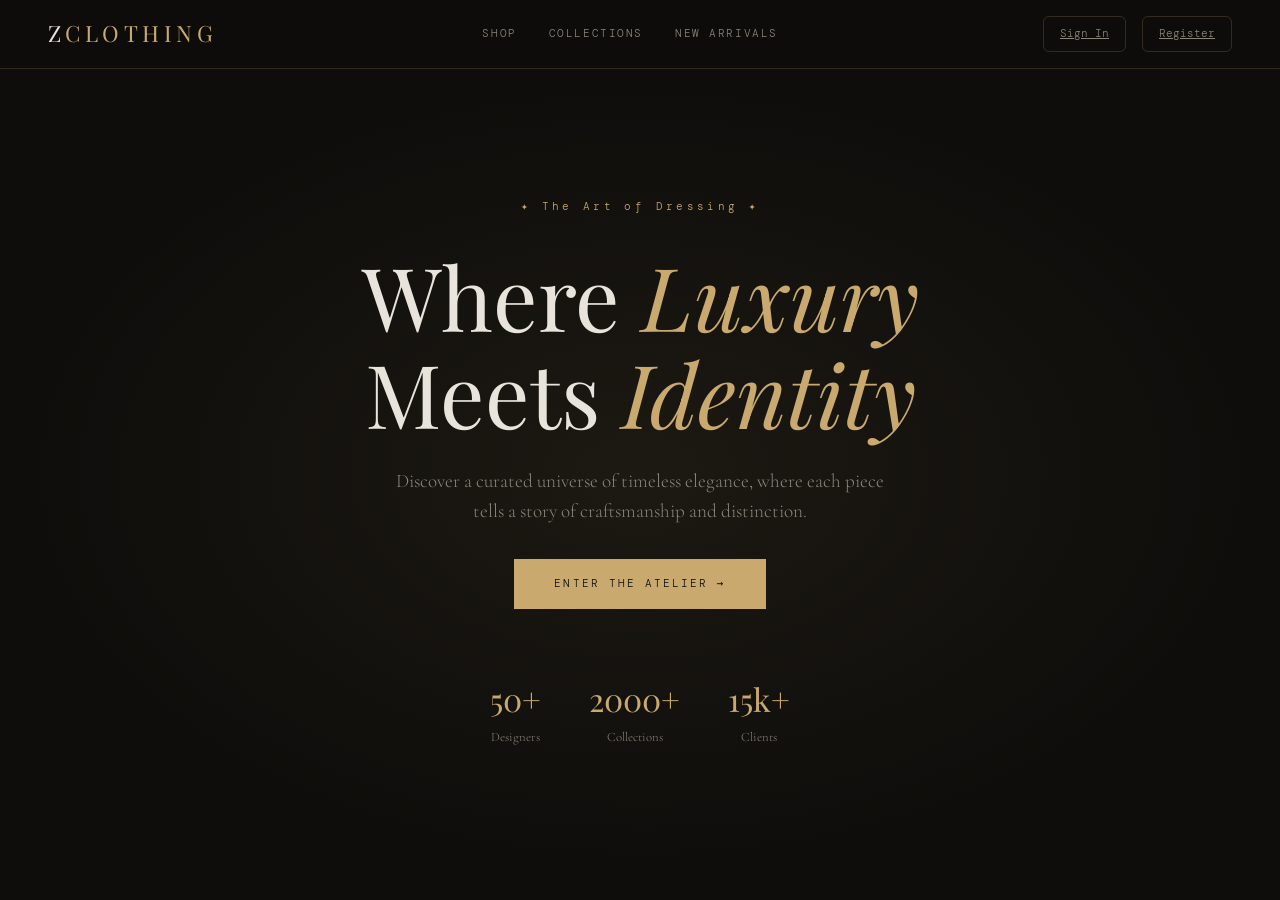
<file: index.html>
<!DOCTYPE html>
<html lang="en">
<head>
  <meta charset="UTF-8">
  <meta name="viewport" content="width=device-width, initial-scale=1.0">
  <title>ZCLOTHING — Luxury Fashion Atelier</title>
  <link href="https://fonts.googleapis.com/css2?family=Playfair+Display:ital,wght@0,400;0,700;1,400&family=Cormorant+Garamond:wght@300;400;500&family=DM+Mono:wght@300;400&display=swap" rel="stylesheet">
  <link rel="stylesheet" href="styles/main.css">
  <style>
    .hero-splash {
      min-height: 90vh;
      display: flex;
      flex-direction: column;
      justify-content: center;
      align-items: center;
      text-align: center;
      padding: 4rem;
      background: radial-gradient(ellipse at 50% 50%, rgba(201, 169, 110, 0.08) 0%, transparent 70%);
    }
    .hero-splash-content {
      max-width: 800px;
    }
    .hero-tag {
      font-family: 'DM Mono', monospace;
      font-size: 0.7rem;
      letter-spacing: 0.3em;
      color: var(--gold);
      margin-bottom: 2rem;
    }
    .hero-splash h1 {
      font-family: 'Playfair Display', serif;
      font-size: clamp(3rem, 8vw, 5.5rem);
      font-weight: 400;
      line-height: 1.1;
      margin-bottom: 1.5rem;
    }
    .hero-splash h1 em {
      color: var(--gold);
      font-style: italic;
    }
    .hero-splash p {
      font-size: 1.2rem;
      color: var(--warm-gray);
      max-width: 500px;
      margin: 0 auto 2rem;
    }
    .btn-primary {
      background: var(--gold);
      color: var(--bg);
      padding: 1rem 2.5rem;
      font-family: 'DM Mono', monospace;
      font-size: 0.7rem;
      letter-spacing: 0.18em;
      text-transform: uppercase;
      text-decoration: none;
      transition: 0.3s;
      display: inline-block;
    }
    .btn-primary:hover {
      background: var(--gold-light);
      transform: translateY(-2px);
    }
    .hero-stats {
      display: flex;
      gap: 3rem;
      margin-top: 4rem;
    }
    .stat {
      text-align: center;
    }
    .stat-number {
      font-family: 'Playfair Display', serif;
      font-size: 2rem;
      color: var(--gold);
      display: block;
    }
    .stat span:last-child {
      font-size: 0.8rem;
      color: var(--warm-gray);
    }
  </style>
</head>
<body>
  <header>
    <a href="index.html" class="logo">Z<span>CLOTHING</span></a>
    <nav>
      <a href="home.html">Shop</a>
      <a href="home.html#collections">Collections</a>
      <a href="home.html#new">New Arrivals</a>
    </nav>
    <div class="header-actions">
      <a href="login.html" class="user-btn">Sign In</a>
      <a href="register.html" class="user-btn">Register</a>
    </div>
  </header>

  <section class="hero-splash">
    <div class="hero-splash-content">
      <div class="hero-tag">✦ The Art of Dressing ✦</div>
      <h1>Where <em>Luxury</em><br>Meets <em>Identity</em></h1>
      <p>Discover a curated universe of timeless elegance, where each piece tells a story of craftsmanship and distinction.</p>
      <a href="home.html" class="btn-primary">Enter the Atelier →</a>
    </div>
    <div class="hero-stats">
      <div class="stat"><span class="stat-number">50+</span><span>Designers</span></div>
      <div class="stat"><span class="stat-number">2000+</span><span>Collections</span></div>
      <div class="stat"><span class="stat-number">15k+</span><span>Clients</span></div>
    </div>
  </section>

  <script src="data/products-data.js"></script>
  <script src="js/main.js"></script>
</body>
</html>
</file>
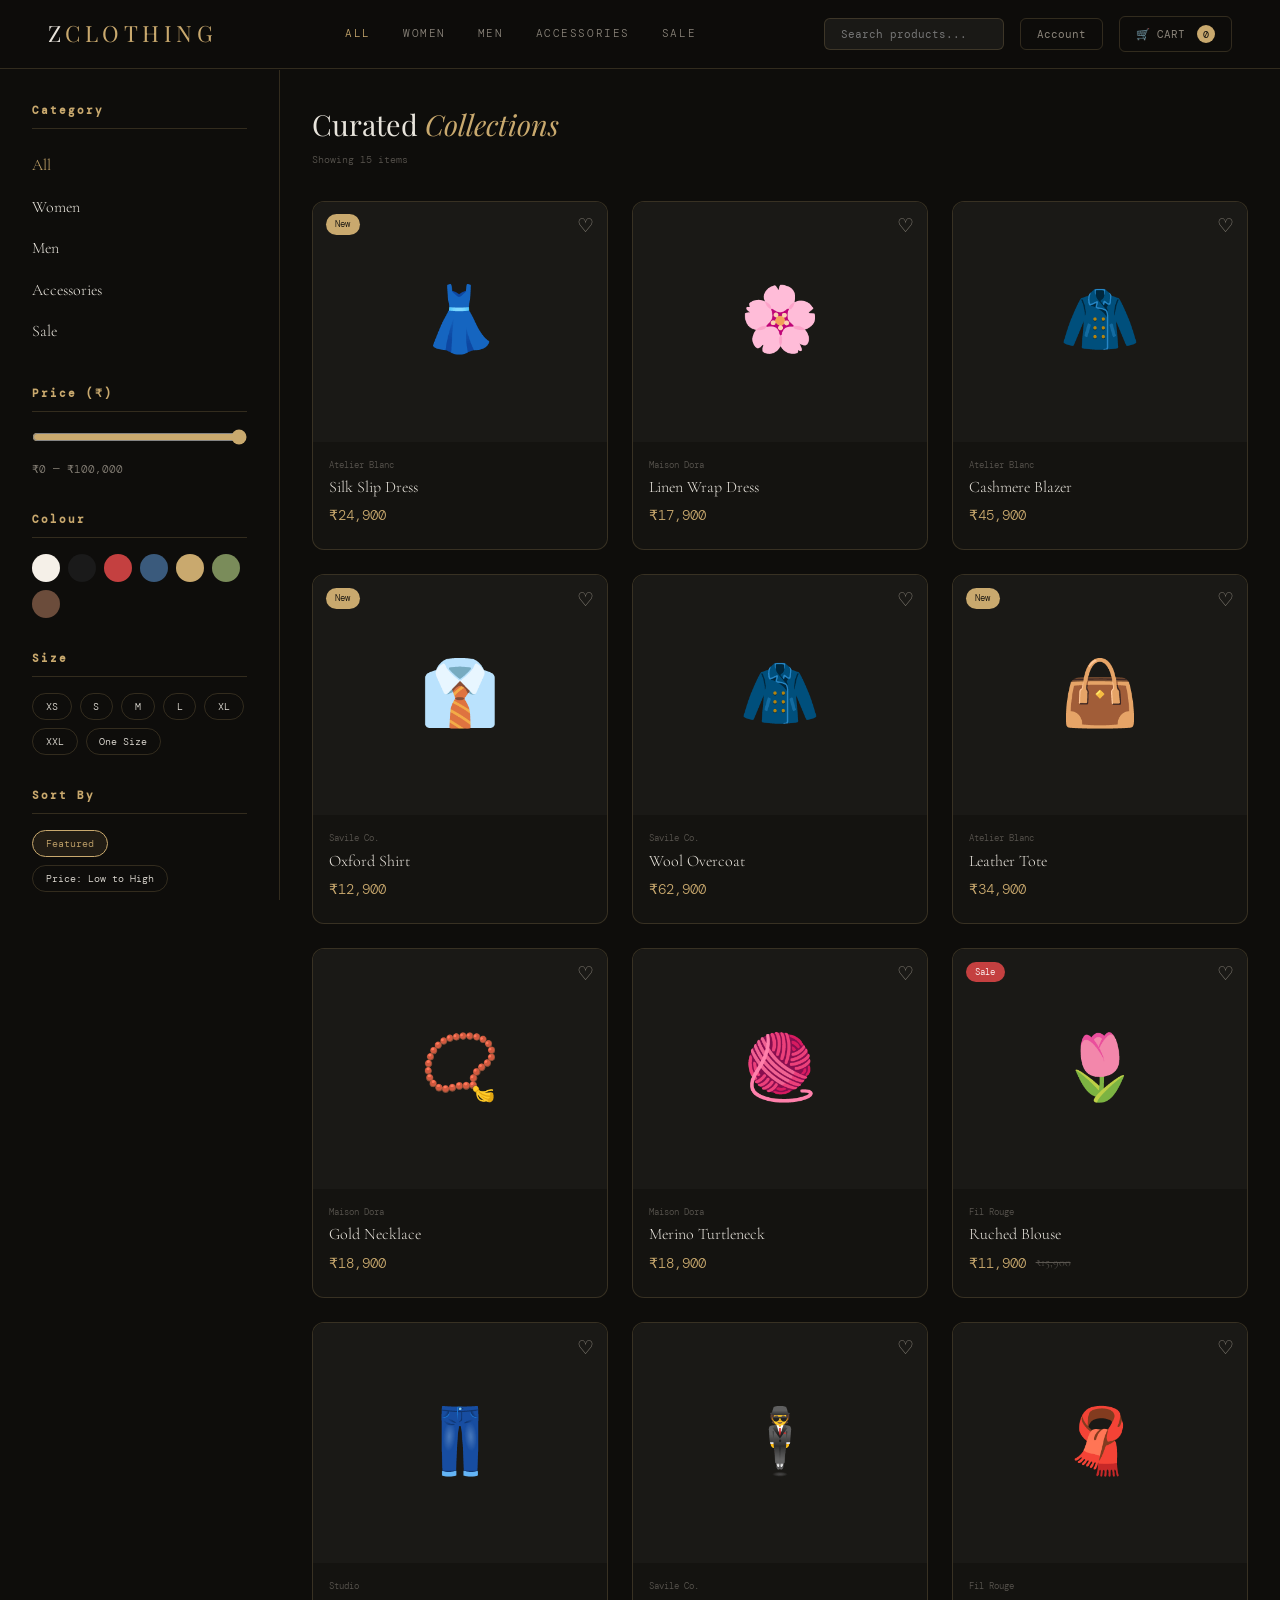
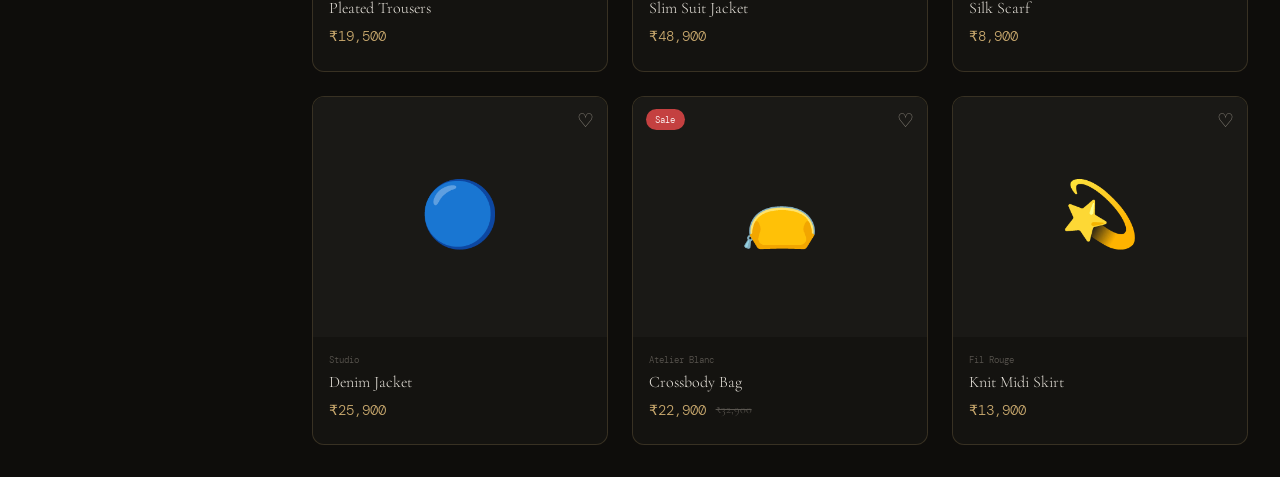
<file: checkout.html>
<!DOCTYPE html>
<html lang="en">
<head>
  <meta charset="UTF-8">
  <meta name="viewport" content="width=device-width, initial-scale=1.0">
  <title>ZCLOTHING — Secure Checkout</title>
  <link href="https://fonts.googleapis.com/css2?family=Playfair+Display:ital,wght@0,400;0,700;1,400&family=Cormorant+Garamond:wght@300;400;500&family=DM+Mono:wght@300;400&display=swap" rel="stylesheet">
  <link rel="stylesheet" href="styles/main.css">
  <style>
    .checkout-page {
      background: var(--bg);
    }
    .checkout-header {
      position: static;
      border-bottom: 1px solid var(--border);
      background: rgba(14, 13, 11, 0.98);
    }
    .checkout-steps {
      display: flex;
      align-items: center;
      gap: 1rem;
      font-family: 'DM Mono', monospace;
      font-size: 0.7rem;
    }
    .step {
      color: var(--text-muted);
    }
    .step.active {
      color: var(--gold);
    }
    .step-arrow {
      color: var(--border);
    }
    .checkout-wrapper {
      display: grid;
      grid-template-columns: 1fr 420px;
      max-width: 1200px;
      margin: 2rem auto;
      gap: 2rem;
      padding: 0 2rem;
    }
    .checkout-section {
      background: var(--card-bg);
      border: 1px solid var(--border);
      border-radius: 12px;
      padding: 1.8rem;
      margin-bottom: 1.5rem;
    }
    .checkout-section h3 {
      font-family: 'DM Mono', monospace;
      font-size: 0.85rem;
      letter-spacing: 0.2em;
      color: var(--gold);
      margin-bottom: 1.5rem;
      display: flex;
      align-items: center;
      gap: 0.5rem;
    }
    .checkout-section h3::before {
      content: '';
      width: 4px;
      height: 20px;
      background: var(--gold);
      display: inline-block;
    }
    .form-group {
      margin-bottom: 1.2rem;
    }
    .form-group label {
      display: block;
      font-family: 'DM Mono', monospace;
      font-size: 0.65rem;
      letter-spacing: 0.1em;
      color: var(--warm-gray);
      margin-bottom: 0.5rem;
    }
    .form-group input,
    .form-group select,
    .form-group textarea {
      width: 100%;
      background: var(--surface);
      border: 1px solid var(--border);
      padding: 0.85rem 1rem;
      color: var(--text);
      font-family: 'Cormorant Garamond', serif;
      font-size: 1rem;
      outline: none;
      transition: all 0.3s;
      border-radius: 6px;
    }
    .form-group input:focus,
    .form-group select:focus,
    .form-group textarea:focus {
      border-color: var(--gold);
      box-shadow: 0 0 0 2px rgba(201, 169, 110, 0.1);
    }
    .form-row {
      display: grid;
      grid-template-columns: 1fr 1fr;
      gap: 1rem;
    }
    .payment-options {
      display: flex;
      flex-direction: column;
      gap: 1rem;
    }
    .payment-option {
      display: flex;
      align-items: center;
      gap: 1rem;
      padding: 1rem;
      background: var(--surface);
      border: 1px solid var(--border);
      border-radius: 8px;
      cursor: pointer;
      transition: all 0.3s;
    }
    .payment-option:hover {
      border-color: var(--gold);
      background: rgba(201, 169, 110, 0.05);
    }
    .payment-option.selected {
      border-color: var(--gold);
      background: rgba(201, 169, 110, 0.1);
    }
    .payment-option input {
      width: auto;
      margin: 0;
    }
    .payment-option .payment-icon {
      font-size: 1.5rem;
      margin-left: auto;
    }
    .card-details {
      margin-top: 1rem;
      padding: 1rem;
      background: var(--surface);
      border-radius: 8px;
      display: none;
    }
    .card-details.show {
      display: block;
      animation: fadeIn 0.3s ease;
    }
    .checkout-sidebar {
      background: var(--card-bg);
      border: 1px solid var(--border);
      border-radius: 12px;
      padding: 1.8rem;
      height: fit-content;
      position: sticky;
      top: 90px;
    }
    .checkout-items {
      margin: 1rem 0;
      max-height: 300px;
      overflow-y: auto;
    }
    .checkout-item {
      display: flex;
      justify-content: space-between;
      padding: 0.8rem 0;
      border-bottom: 1px solid var(--border);
    }
    .checkout-item-name {
      font-family: 'Playfair Display', serif;
      font-size: 0.9rem;
    }
    .checkout-item-price {
      font-family: 'DM Mono', monospace;
      color: var(--gold);
    }
    .checkout-total {
      margin-top: 1.5rem;
      padding-top: 1.5rem;
      border-top: 2px solid var(--border);
    }
    .total-row {
      display: flex;
      justify-content: space-between;
      padding: 0.6rem 0;
      font-size: 0.9rem;
    }
    .grand-total {
      font-size: 1.2rem;
      font-weight: bold;
      color: var(--gold);
      border-top: 1px solid var(--border);
      margin-top: 0.5rem;
      padding-top: 0.8rem;
    }
    .place-order-btn {
      width: 100%;
      background: var(--gold);
      color: var(--bg);
      border: none;
      padding: 1rem;
      font-family: 'DM Mono', monospace;
      font-size: 0.8rem;
      letter-spacing: 0.2em;
      cursor: pointer;
      margin-top: 1.5rem;
      border-radius: 8px;
      transition: all 0.3s;
    }
    .place-order-btn:hover {
      background: var(--gold-light);
      transform: translateY(-2px);
    }
    .place-order-btn:disabled {
      opacity: 0.6;
      cursor: not-allowed;
      transform: none;
    }
    .payment-modal {
      position: fixed;
      inset: 0;
      background: rgba(0, 0, 0, 0.9);
      z-index: 1000;
      display: flex;
      align-items: center;
      justify-content: center;
      opacity: 0;
      visibility: hidden;
      transition: all 0.3s;
    }
    .payment-modal.show {
      opacity: 1;
      visibility: visible;
    }
    .payment-modal-content {
      background: var(--card-bg);
      border: 1px solid var(--gold);
      border-radius: 16px;
      padding: 2rem;
      text-align: center;
      max-width: 400px;
      width: 90%;
    }
    .payment-spinner {
      width: 50px;
      height: 50px;
      border: 3px solid var(--border);
      border-top-color: var(--gold);
      border-radius: 50%;
      animation: spin 0.8s linear infinite;
      margin: 0 auto 1rem;
    }
    @keyframes spin {
      to { transform: rotate(360deg); }
    }
    .payment-progress {
      margin-top: 1rem;
      background: var(--surface);
      border-radius: 10px;
      overflow: hidden;
    }
    .progress-bar {
      width: 0%;
      height: 4px;
      background: var(--gold);
      transition: width 0.3s;
    }
    .secure-badge {
      text-align: center;
      margin-top: 1rem;
      font-size: 0.7rem;
      color: var(--warm-gray);
    }
    .payment-icons {
      display: flex;
      justify-content: center;
      gap: 1rem;
      margin-top: 1rem;
      font-size: 0.7rem;
      color: var(--warm-gray);
    }
    @keyframes fadeIn {
      from { opacity: 0; transform: translateY(10px); }
      to { opacity: 1; transform: translateY(0); }
    }
    @media (max-width: 768px) {
      .checkout-wrapper {
        grid-template-columns: 1fr;
      }
      .checkout-sidebar {
        position: static;
      }
    }
  </style>
</head>
<body class="checkout-page">
  <header class="checkout-header">
    <div style="display: flex; justify-content: space-between; align-items: center; width: 100%;">
      <a href="home.html" class="logo">Z<span>CLOTHING</span></a>
      <div class="checkout-steps">
        <span class="step active">Shopping Bag</span>
        <span class="step-arrow">→</span>
        <span class="step active">Checkout</span>
        <span class="step-arrow">→</span>
        <span class="step">Confirmation</span>
      </div>
    </div>
  </header>

  <div class="checkout-wrapper">
    <div class="checkout-main">
      <form id="checkoutForm">
        <div class="checkout-section">
          <h3>Contact Information</h3>
          <div class="form-group">
            <label>Email Address *</label>
            <input type="email" id="checkoutEmail" placeholder="hello@zclothing.com" required>
          </div>
          <div class="form-group">
            <label>Phone Number *</label>
            <input type="tel" id="checkoutPhone" placeholder="+91 98765 43210" required>
          </div>
        </div>

        <div class="checkout-section">
          <h3>Shipping Address</h3>
          <div class="form-group">
            <label>Full Name *</label>
            <input type="text" id="checkoutFullName" placeholder="Aarav Mehta" required>
          </div>
          <div class="form-group">
            <label>Street Address *</label>
            <input type="text" id="checkoutAddress" placeholder="123, Fashion Avenue" required>
          </div>
          <div class="form-row">
            <div class="form-group">
              <label>City *</label>
              <input type="text" id="checkoutCity" placeholder="Mumbai" required>
            </div>
            <div class="form-group">
              <label>PIN Code *</label>
              <input type="text" id="checkoutPincode" placeholder="400001" required>
            </div>
          </div>
        </div>

        <div class="checkout-section">
          <h3>Payment Method</h3>
          <div class="payment-options" id="paymentOptions">
            <label class="payment-option" data-method="cod">
              <input type="radio" name="payment" value="cod" checked>
              <span>Cash on Delivery</span>
              <span class="payment-icon">💵</span>
            </label>
            <label class="payment-option" data-method="card">
              <input type="radio" name="payment" value="card">
              <span>Credit / Debit Card</span>
              <span class="payment-icon">💳</span>
            </label>
            <label class="payment-option" data-method="upi">
              <input type="radio" name="payment" value="upi">
              <span>UPI / Digital Wallet</span>
              <span class="payment-icon">📱</span>
            </label>
          </div>

          <div class="card-details" id="cardDetails">
            <div class="form-group">
              <label>Card Number</label>
              <input type="text" placeholder="1234 5678 9012 3456">
            </div>
            <div class="form-row">
              <div class="form-group">
                <label>Expiry Date</label>
                <input type="text" placeholder="MM/YY">
              </div>
              <div class="form-group">
                <label>CVV</label>
                <input type="password" placeholder="123">
              </div>
            </div>
          </div>

          <div class="card-details" id="upiDetails">
            <div class="form-group">
              <label>UPI ID</label>
              <input type="text" placeholder="username@okhdfcbank">
            </div>
          </div>
        </div>

        <div class="checkout-section">
          <h3>Order Notes (Optional)</h3>
          <div class="form-group">
            <textarea id="orderNotes" rows="3" placeholder="Special instructions for delivery..."></textarea>
          </div>
        </div>

        <button type="button" class="place-order-btn" id="placeOrderBtn">Place Order</button>
      </form>
    </div>

    <div class="checkout-sidebar">
      <h3>Order Summary</h3>
      <div id="checkoutItems" class="checkout-items"></div>
      
      <div class="checkout-total">
        <div class="total-row">
          <span>Subtotal</span>
          <span id="checkoutSubtotal">₹0</span>
        </div>
        <div class="total-row">
          <span>Shipping</span>
          <span>FREE</span>
        </div>
        <div class="total-row">
          <span>Tax (GST 5%)</span>
          <span id="checkoutTax">₹0</span>
        </div>
        <div class="total-row grand-total">
          <span>Total</span>
          <span id="checkoutGrandTotal">₹0</span>
        </div>
      </div>

      <div class="secure-badge">
        🔒 Secure 128-bit SSL Encrypted
      </div>
      <div class="payment-icons">
        <span>Visa</span> | <span>Mastercard</span> | <span>Rupay</span> | <span>UPI</span>
      </div>
    </div>
  </div>

  <div class="payment-modal" id="paymentModal">
    <div class="payment-modal-content">
      <div class="payment-spinner"></div>
      <h3>Processing Payment</h3>
      <p id="paymentStatus">Please wait while we secure your transaction...</p>
      <div class="payment-progress">
        <div class="progress-bar" id="progressBar"></div>
      </div>
    </div>
  </div>

  <div class="toast" id="toast"></div>

  <script src="data/products-data.js"></script>
  <script src="js/cart.js"></script>
  <script src="js/checkout.js"></script>
</body>
</html>
</file>
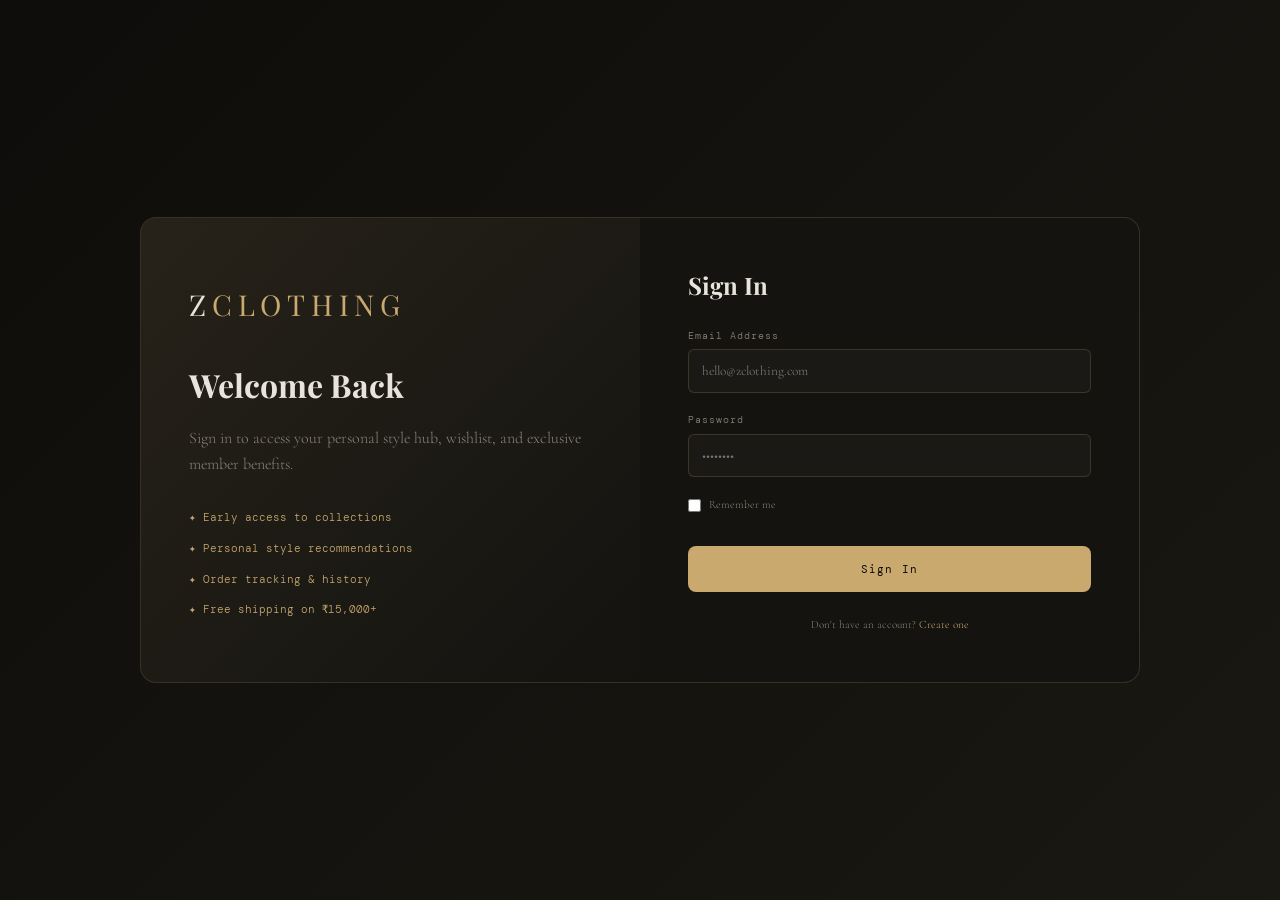
<file: dashboard.html>
<!DOCTYPE html>
<html lang="en">
<head>
  <meta charset="UTF-8">
  <meta name="viewport" content="width=device-width, initial-scale=1.0">
  <title>ZCLOTHING — My Dashboard</title>
  <link href="https://fonts.googleapis.com/css2?family=Playfair+Display:ital,wght@0,400;0,700;1,400&family=Cormorant+Garamond:wght@300;400;500&family=DM+Mono:wght@300;400&display=swap" rel="stylesheet">
  <link rel="stylesheet" href="styles/main.css">
  <style>
    .dashboard-container {
      display: grid;
      grid-template-columns: 280px 1fr;
      min-height: calc(100vh - 70px);
    }
    .dashboard-sidebar {
      background: var(--surface);
      border-right: 1px solid var(--border);
      padding: 2rem;
    }
    .user-profile {
      text-align: center;
      margin-bottom: 2rem;
      padding-bottom: 2rem;
      border-bottom: 1px solid var(--border);
    }
    .avatar {
      width: 80px;
      height: 80px;
      background: var(--gold);
      border-radius: 50%;
      display: flex;
      align-items: center;
      justify-content: center;
      font-size: 2rem;
      margin: 0 auto 1rem;
      color: var(--bg);
    }
    .dashboard-nav {
      display: flex;
      flex-direction: column;
      gap: 0.5rem;
    }
    .dashboard-nav a {
      padding: 0.8rem 1rem;
      color: var(--warm-gray);
      text-decoration: none;
      font-family: 'DM Mono', monospace;
      font-size: 0.7rem;
      transition: 0.3s;
      border-radius: 8px;
    }
    .dashboard-nav a:hover,
    .dashboard-nav a.active {
      color: var(--gold);
      background: rgba(201, 169, 110, 0.1);
    }
    .dashboard-content {
      padding: 2rem;
    }
    .stats-grid {
      display: grid;
      grid-template-columns: repeat(3, 1fr);
      gap: 1.5rem;
      margin: 2rem 0;
    }
    .stat-card {
      background: var(--card-bg);
      border: 1px solid var(--border);
      padding: 1.5rem;
      text-align: center;
      border-radius: 12px;
    }
    .stat-value {
      font-family: 'Playfair Display', serif;
      font-size: 2rem;
      color: var(--gold);
    }
    .orders-list {
      margin-top: 1rem;
    }
    .order-card {
      background: var(--card-bg);
      border: 1px solid var(--border);
      border-radius: 12px;
      padding: 1.2rem;
      margin-bottom: 1rem;
    }
    .order-header {
      display: flex;
      justify-content: space-between;
      margin-bottom: 0.8rem;
      padding-bottom: 0.8rem;
      border-bottom: 1px solid var(--border);
    }
    .order-id {
      font-family: 'DM Mono', monospace;
      color: var(--gold);
    }
    .order-status {
      color: var(--success);
    }
    .wishlist-grid {
      display: grid;
      grid-template-columns: repeat(auto-fill, minmax(200px, 1fr));
      gap: 1rem;
      margin-top: 1rem;
    }
    .wishlist-item {
      background: var(--card-bg);
      border: 1px solid var(--border);
      border-radius: 12px;
      padding: 1rem;
      text-align: center;
    }
    .wishlist-item-image {
      font-size: 3rem;
      margin-bottom: 0.5rem;
    }
    .tab-content {
      display: none;
    }
    .tab-content.active {
      display: block;
      animation: fadeIn 0.3s ease;
    }
    @keyframes fadeIn {
      from { opacity: 0; transform: translateY(10px); }
      to { opacity: 1; transform: translateY(0); }
    }
    .empty-state {
      text-align: center;
      padding: 3rem;
      color: var(--warm-gray);
    }
  </style>
</head>
<body>
  <header>
    <a href="index.html" class="logo">Z<span>CLOTHING</span></a>
    <nav>
      <a href="home.html">Shop</a>
      <a href="dashboard.html" class="active">Dashboard</a>
    </nav>
    <div class="header-actions">
      <button class="cart-btn" id="cartBtn">🛒 CART <span class="cart-count" id="cartCount">0</span></button>
    </div>
  </header>

  <div class="dashboard-container">
    <div class="dashboard-sidebar">
      <div class="user-profile">
        <div class="avatar" id="userAvatar">👤</div>
        <h3 id="userFullName">Loading...</h3>
        <p id="userEmail"></p>
      </div>
      <nav class="dashboard-nav">
        <a href="#" data-tab="overview" class="active">📊 Overview</a>
        <a href="#" data-tab="orders">📦 Order History</a>
        <a href="#" data-tab="wishlist">❤️ Wishlist</a>
      </nav>
    </div>

    <div class="dashboard-content">
      <div id="overview-tab" class="tab-content active">
        <h2>Welcome back, <span id="welcomeName"></span>!</h2>
        <div class="stats-grid">
          <div class="stat-card">
            <div class="stat-value" id="totalOrders">0</div>
            <div>Total Orders</div>
          </div>
          <div class="stat-card">
            <div class="stat-value" id="wishlistCount">0</div>
            <div>Wishlist Items</div>
          </div>
          <div class="stat-card">
            <div class="stat-value" id="totalSpent">₹0</div>
            <div>Lifetime Spent</div>
          </div>
        </div>
      </div>

      <div id="orders-tab" class="tab-content">
        <h2>Order History</h2>
        <div id="ordersList" class="orders-list"></div>
      </div>

      <div id="wishlist-tab" class="tab-content">
        <h2>My Wishlist</h2>
        <div id="wishlistGrid" class="wishlist-grid"></div>
      </div>
    </div>
  </div>

  <!-- Cart Drawer -->
  <div class="cart-overlay" id="cartOverlay"></div>
  <div class="cart-drawer" id="cartDrawer">
    <div class="cart-header">
      <h3>Shopping Bag</h3>
      <button class="cart-close" id="closeCartBtn">✕</button>
    </div>
    <div class="cart-items" id="cartItems"></div>
    <div class="cart-footer">
      <div class="cart-total">
        <span>Total</span>
        <span class="cart-total-amount" id="cartTotal">₹0</span>
      </div>
      <a href="checkout.html" class="checkout-btn">Proceed to Checkout</a>
    </div>
  </div>

  <div class="toast" id="toast"></div>

  <script src="data/products-data.js"></script>
  <script src="js/cart.js"></script>
  <script src="js/auth.js"></script>
  <script src="js/dashboard.js"></script>
</body>
</html>
</file>
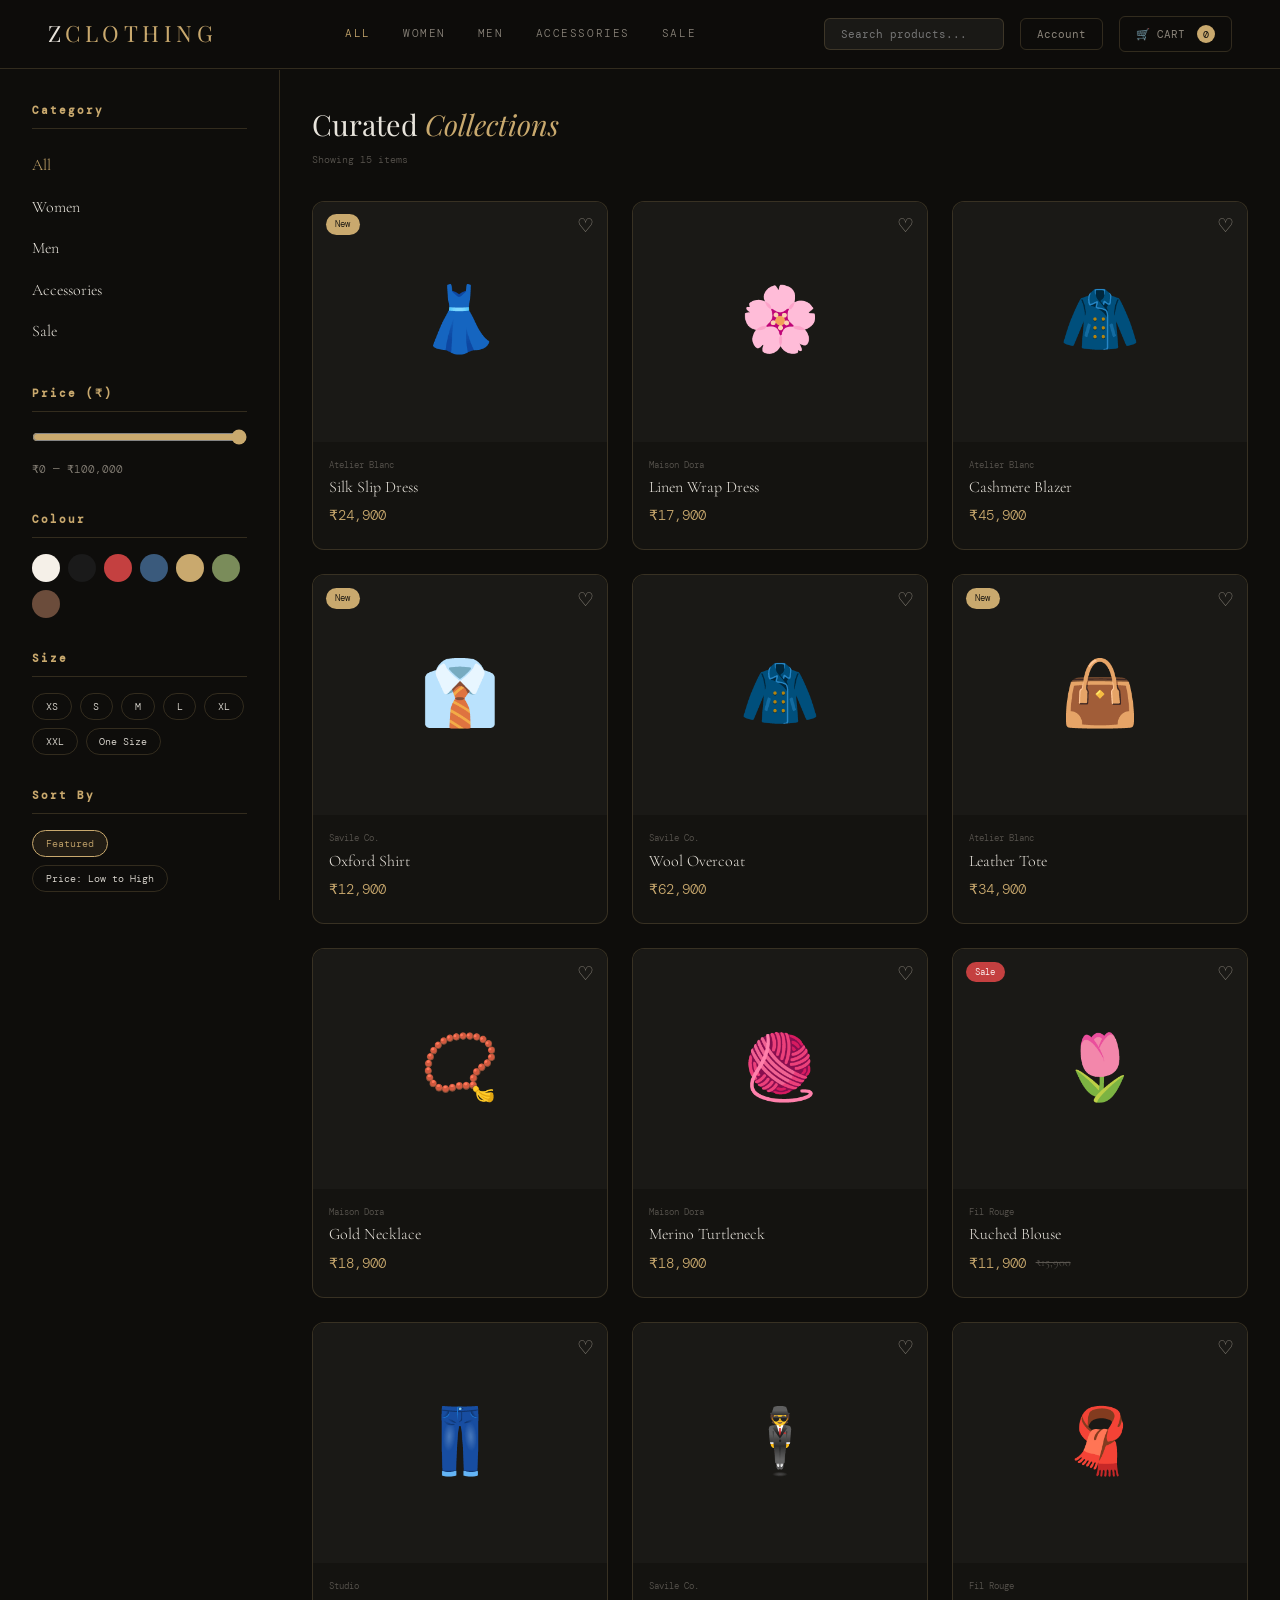
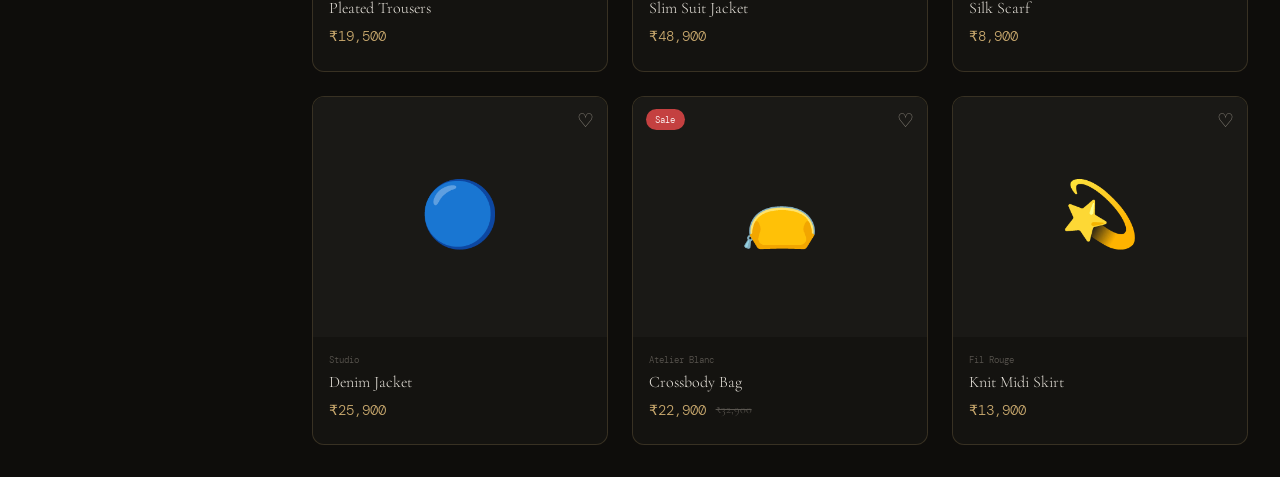
<file: home.html>
<!DOCTYPE html>
<html lang="en">
<head>
  <meta charset="UTF-8">
  <meta name="viewport" content="width=device-width, initial-scale=1.0">
  <title>ZCLOTHING — Shop</title>
  <link href="https://fonts.googleapis.com/css2?family=Playfair+Display:ital,wght@0,400;0,700;1,400&family=Cormorant+Garamond:wght@300;400;500&family=DM+Mono:wght@300;400&display=swap" rel="stylesheet">
  <link rel="stylesheet" href="styles/main.css">
</head>
<body>
  <header>
    <a href="index.html" class="logo">Z<span>CLOTHING</span></a>
    <nav>
      <a href="#" data-category="All" class="active">All</a>
      <a href="#" data-category="Women">Women</a>
      <a href="#" data-category="Men">Men</a>
      <a href="#" data-category="Accessories">Accessories</a>
      <a href="#" data-category="Sale">Sale</a>
    </nav>
    <div class="header-actions">
      <div class="search-bar">
        <input type="text" id="searchInput" placeholder="Search products...">
      </div>
      <div class="user-menu">
        <button class="user-btn" id="userMenuBtn">
          <span id="userNameDisplay">Account</span>
        </button>
        <div class="user-dropdown" id="userDropdown">
          <a href="dashboard.html" class="dropdown-item">📊 My Dashboard</a>
          <a href="#" class="dropdown-item" id="logoutBtn">🚪 Logout</a>
        </div>
      </div>
      <button class="cart-btn" id="cartBtn">
        🛒 CART <span class="cart-count" id="cartCount">0</span>
      </button>
    </div>
  </header>

  <div class="shop-layout">
    <aside class="sidebar">
      <div class="filter-section">
        <h3>Category</h3>
        <ul class="category-list" id="categoryList"></ul>
      </div>

      <div class="filter-section">
        <h3>Price (₹)</h3>
        <input type="range" id="priceRange" min="0" max="100000" step="1000" value="100000">
        <div class="price-range-display">₹0 — ₹<span id="priceValue">100,000</span></div>
      </div>

      <div class="filter-section">
        <h3>Colour</h3>
        <div class="color-swatches" id="colorSwatches"></div>
      </div>

      <div class="filter-section">
        <h3>Size</h3>
        <div class="size-chips" id="sizeChips"></div>
      </div>

      <div class="filter-section">
        <h3>Sort By</h3>
        <div class="sort-options" id="sortOptions"></div>
      </div>

      <button class="clear-filters" id="clearFiltersBtn">✕ Clear All Filters</button>
    </aside>

    <main class="products-area">
      <div class="products-header">
        <h2>Curated <em>Collections</em></h2>
        <p class="result-count" id="resultCount">Loading...</p>
      </div>
      <div class="active-filters" id="activeFilters"></div>
      <div class="product-grid" id="productGrid"></div>
    </main>
  </div>

  <!-- Cart Drawer -->
  <div class="cart-overlay" id="cartOverlay"></div>
  <div class="cart-drawer" id="cartDrawer">
    <div class="cart-header">
      <h3>Shopping Bag</h3>
      <button class="cart-close" id="closeCartBtn">✕</button>
    </div>
    <div class="cart-items" id="cartItems"></div>
    <div class="cart-footer">
      <div class="cart-total">
        <span>Total</span>
        <span class="cart-total-amount" id="cartTotal">₹0</span>
      </div>
      <a href="checkout.html" class="checkout-btn">Proceed to Checkout</a>
    </div>
  </div>

  <div class="toast" id="toast"></div>

  <script src="data/products-data.js"></script>
  <script src="js/cart.js"></script>
  <script src="js/auth.js"></script>
  <script src="js/main.js"></script>
</body>
</html>
</file>
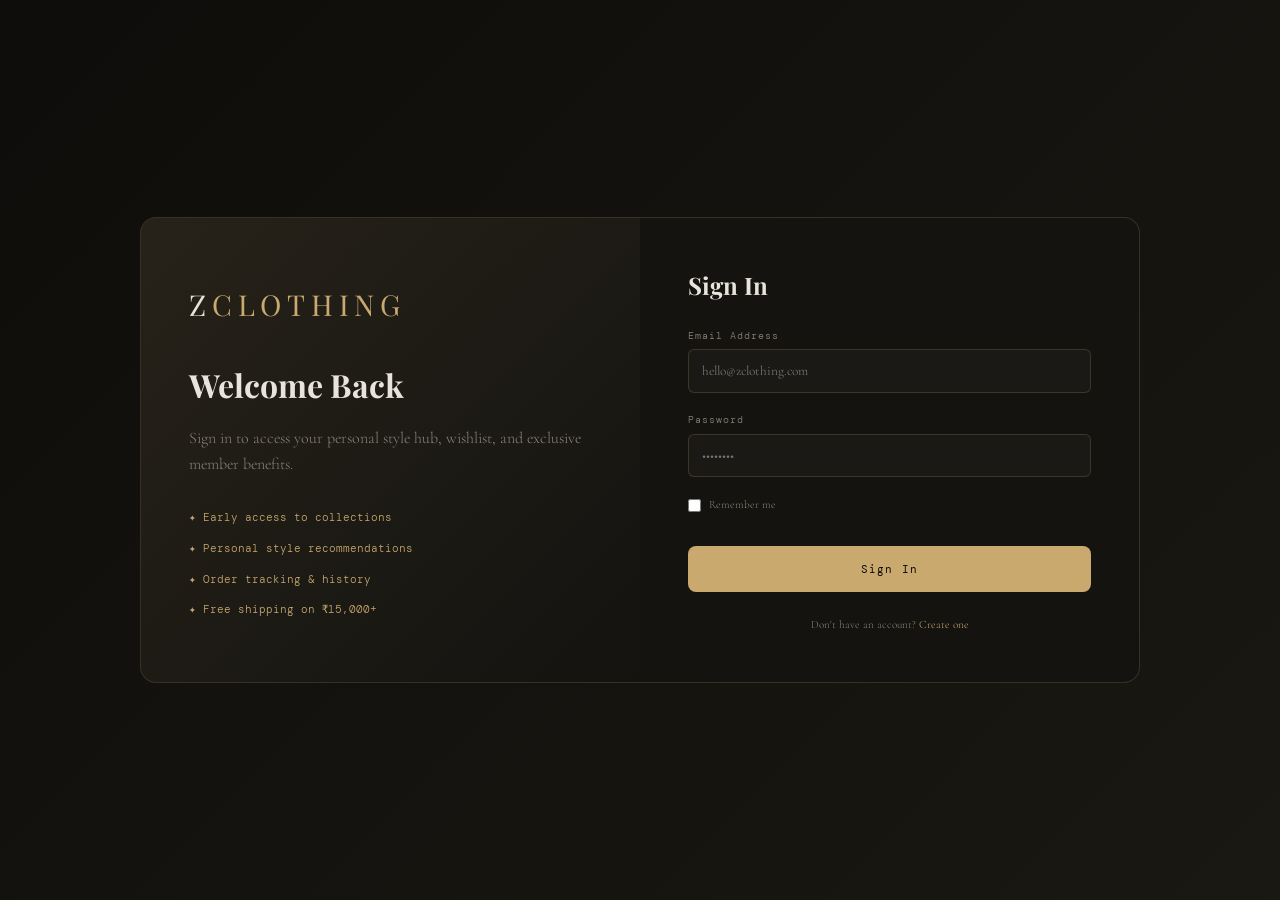
<file: login.html>
<!DOCTYPE html>
<html lang="en">
<head>
  <meta charset="UTF-8">
  <meta name="viewport" content="width=device-width, initial-scale=1.0">
  <title>ZCLOTHING — Sign In</title>
  <link href="https://fonts.googleapis.com/css2?family=Playfair+Display:ital,wght@0,400;0,700;1,400&family=Cormorant+Garamond:wght@300;400;500&family=DM+Mono:wght@300;400&display=swap" rel="stylesheet">
  <link rel="stylesheet" href="styles/main.css">
  <link rel="stylesheet" href="styles/auth.css">
</head>
<body class="auth-page">
  <div class="auth-container">
    <div class="auth-left">
      <div class="auth-brand">Z<span>CLOTHING</span></div>
      <h2>Welcome Back</h2>
      <p>Sign in to access your personal style hub, wishlist, and exclusive member benefits.</p>
      <div class="auth-features">
        <div class="feature">✦ Early access to collections</div>
        <div class="feature">✦ Personal style recommendations</div>
        <div class="feature">✦ Order tracking & history</div>
        <div class="feature">✦ Free shipping on ₹15,000+</div>
      </div>
    </div>
    <div class="auth-right">
      <form id="loginForm">
        <h3>Sign In</h3>
        <div class="form-group">
          <label>Email Address</label>
          <input type="email" id="loginEmail" required placeholder="hello@zclothing.com">
        </div>
        <div class="form-group">
          <label>Password</label>
          <input type="password" id="loginPassword" required placeholder="••••••••">
        </div>
        <div class="form-check">
          <input type="checkbox" id="rememberMe">
          <label>Remember me</label>
        </div>
        <button type="submit" class="btn-auth">Sign In</button>
        <p class="auth-switch">Don't have an account? <a href="register.html">Create one</a></p>
      </form>
    </div>
  </div>
  <script src="js/auth.js"></script>
</body>
</html>
</file>
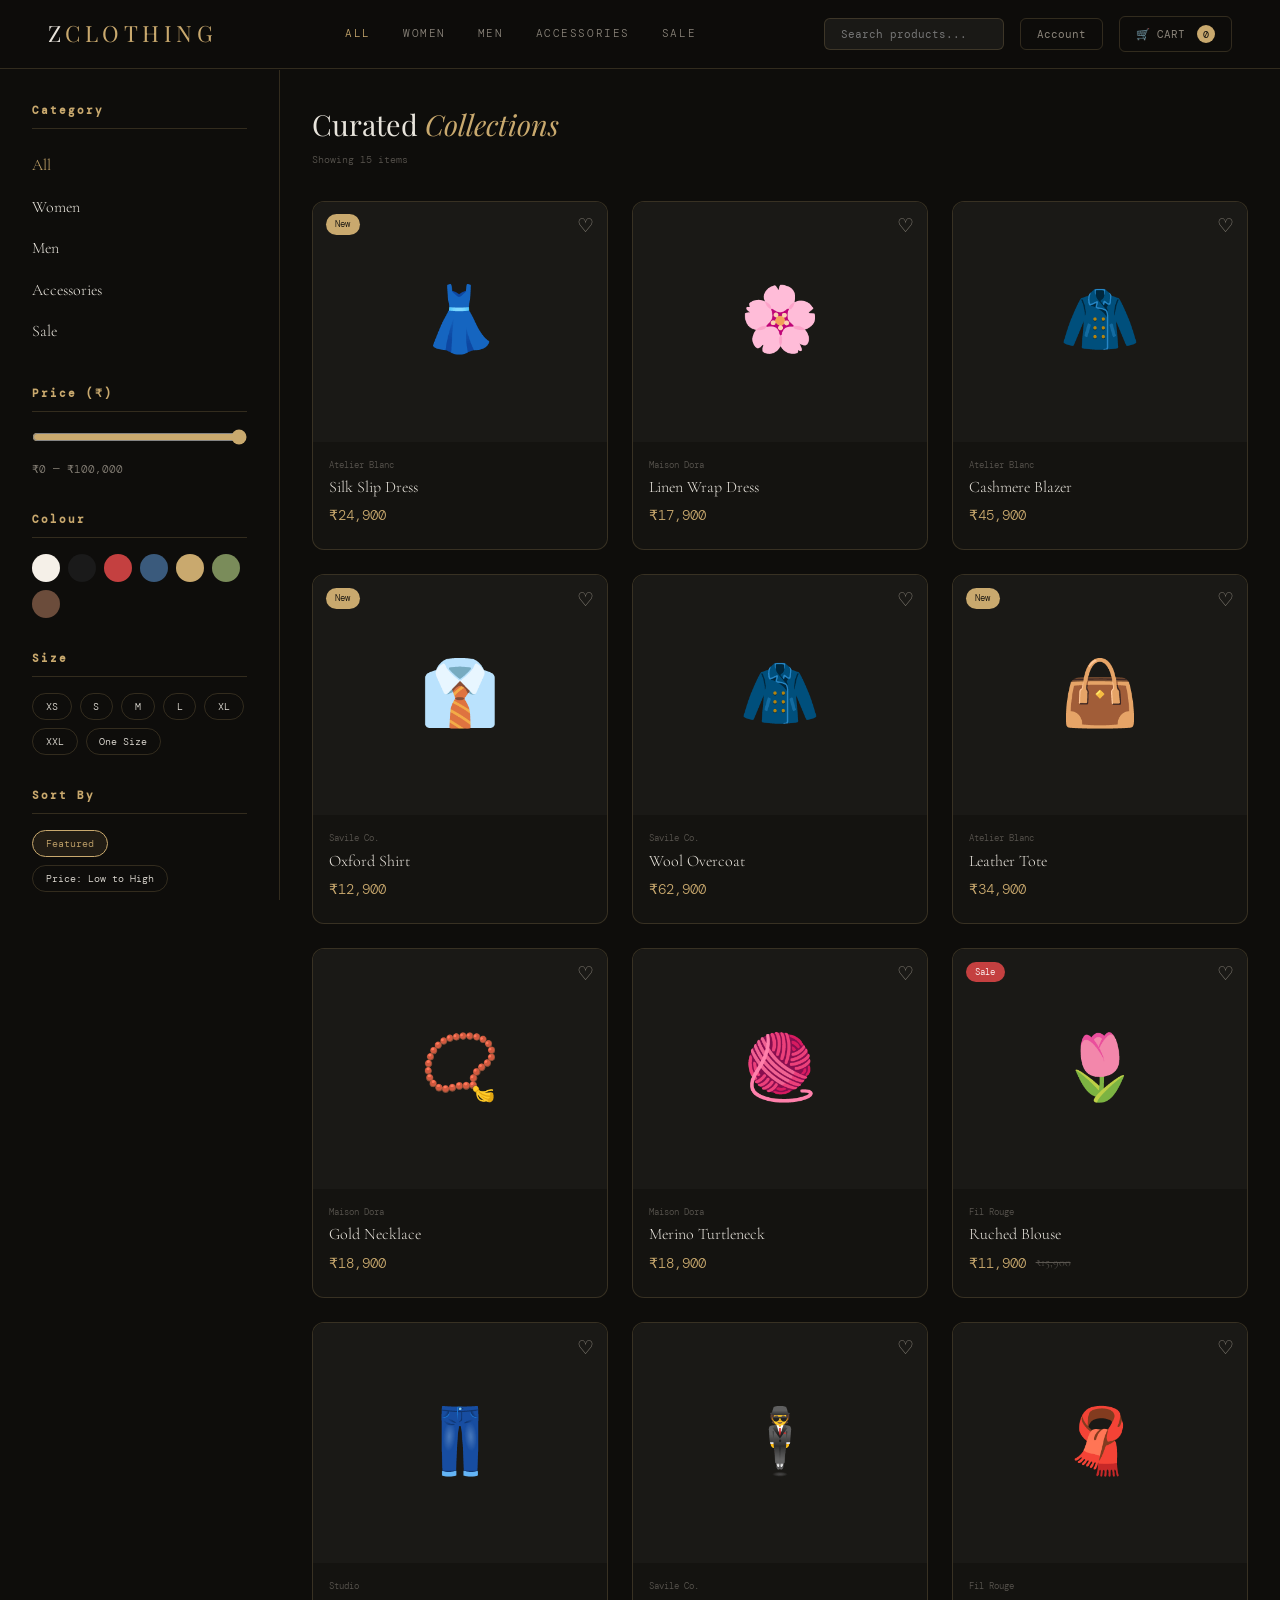
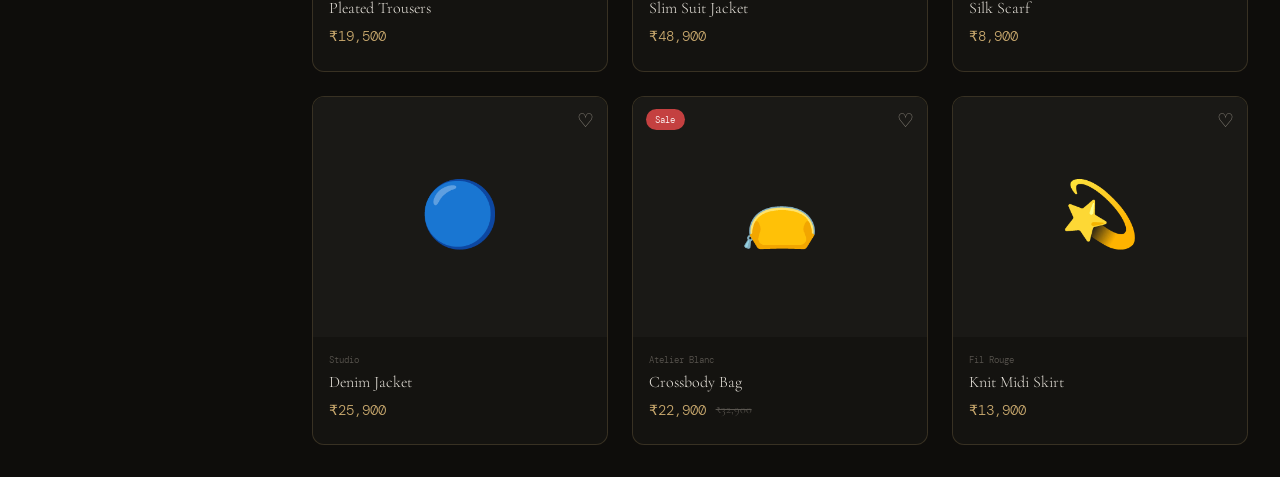
<file: order-confirmation.html>
<!DOCTYPE html>
<html lang="en">
<head>
  <meta charset="UTF-8">
  <meta name="viewport" content="width=device-width, initial-scale=1.0">
  <title>ZCLOTHING — Order Confirmed</title>
  <link href="https://fonts.googleapis.com/css2?family=Playfair+Display:ital,wght@0,400;0,700;1,400&family=Cormorant+Garamond:wght@300;400;500&family=DM+Mono:wght@300;400&display=swap" rel="stylesheet">
  <link rel="stylesheet" href="styles/main.css">
  <style>
    .confirmation-container {
      min-height: 80vh;
      display: flex;
      align-items: center;
      justify-content: center;
      padding: 3rem;
    }
    .confirmation-card {
      background: var(--card-bg);
      border: 1px solid var(--border);
      border-radius: 16px;
      max-width: 600px;
      width: 100%;
      padding: 3rem;
      text-align: center;
      animation: fadeInUp 0.6s ease;
    }
    .success-icon {
      width: 80px;
      height: 80px;
      background: var(--success);
      color: white;
      border-radius: 50%;
      display: flex;
      align-items: center;
      justify-content: center;
      font-size: 2.5rem;
      margin: 0 auto 1rem;
      animation: scaleIn 0.5s ease;
    }
    @keyframes fadeInUp {
      from { opacity: 0; transform: translateY(30px); }
      to { opacity: 1; transform: translateY(0); }
    }
    @keyframes scaleIn {
      from { transform: scale(0); }
      to { transform: scale(1); }
    }
    .confirmation-card h1 {
      font-family: 'Playfair Display', serif;
      font-size: 2rem;
      margin-bottom: 0.5rem;
    }
    .confirmation-card h1 em {
      color: var(--gold);
      font-style: italic;
    }
    .order-number {
      background: var(--surface);
      padding: 0.8rem;
      border-radius: 8px;
      margin: 1.5rem 0;
      font-family: 'DM Mono', monospace;
      font-size: 1.1rem;
      color: var(--gold);
    }
    .email-sent {
      background: rgba(122, 140, 90, 0.1);
      border: 1px solid var(--success);
      padding: 1rem;
      border-radius: 8px;
      margin: 1.5rem 0;
      font-size: 0.9rem;
    }
    .action-buttons {
      display: flex;
      gap: 1rem;
      justify-content: center;
      margin-top: 2rem;
    }
    .btn-secondary {
      background: transparent;
      border: 1px solid var(--border);
      color: var(--warm-gray);
      padding: 0.8rem 1.5rem;
      text-decoration: none;
      font-family: 'DM Mono', monospace;
      font-size: 0.7rem;
      transition: all 0.3s;
      border-radius: 8px;
    }
    .btn-secondary:hover {
      border-color: var(--gold);
      color: var(--gold);
    }
  </style>
</head>
<body>
  <header>
    <a href="index.html" class="logo">Z<span>CLOTHING</span></a>
  </header>

  <div class="confirmation-container">
    <div class="confirmation-card">
      <div class="success-icon">✓</div>
      <h1>Order <em>Confirmed</em></h1>
      <p>Thank you for shopping with ZCLOTHING</p>
      
      <div class="order-number" id="orderNumberDisplay">Loading...</div>
      
      <div class="email-sent" id="emailConfirmation">
        📧 Sending confirmation email...
      </div>
      
      <div class="action-buttons">
        <a href="dashboard.html" class="btn-primary">View Dashboard</a>
        <a href="home.html" class="btn-secondary">Continue Shopping</a>
      </div>
    </div>
  </div>

  <script src="js/order-confirmation.js"></script>
</body>
</html>
</file>
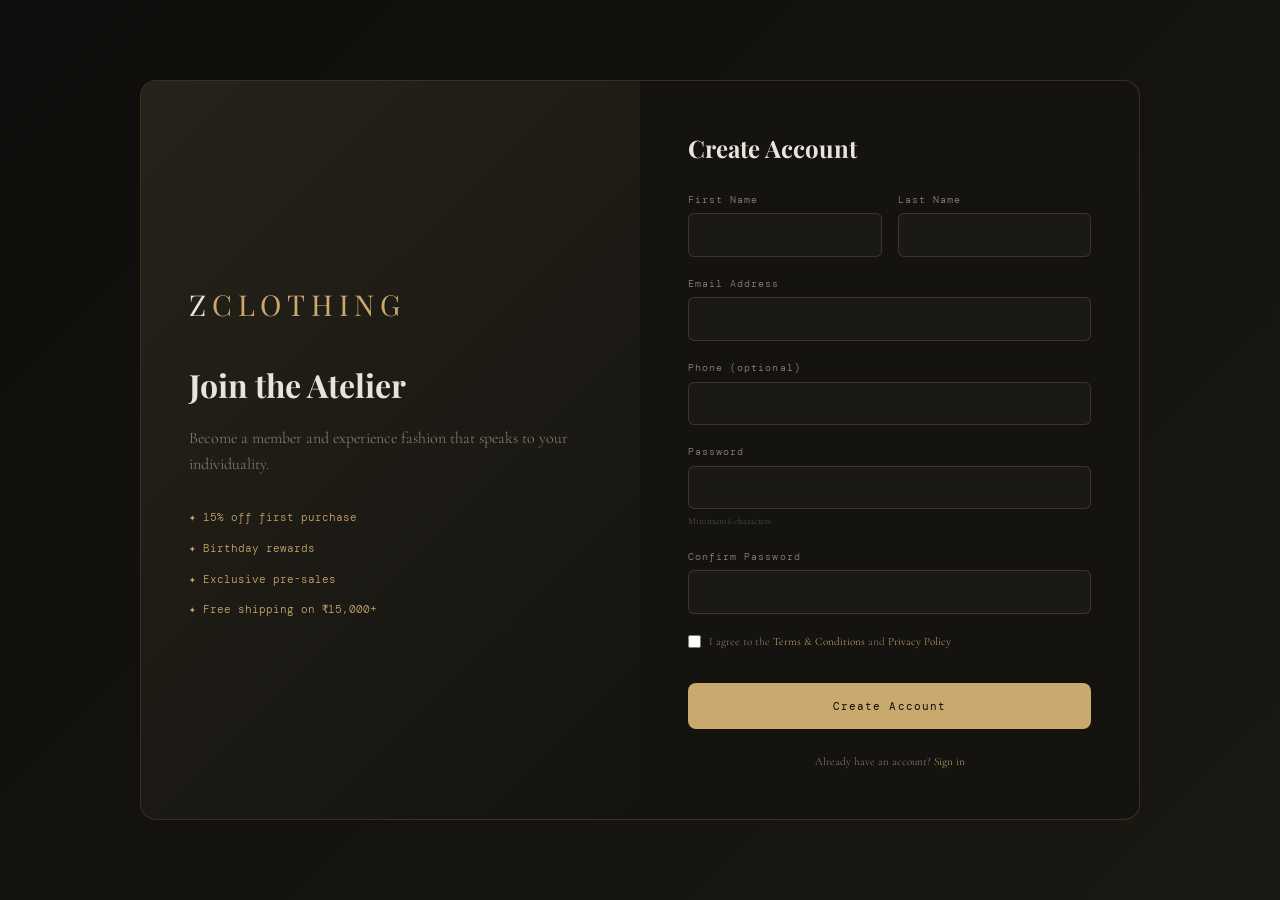
<file: register.html>
<!DOCTYPE html>
<html lang="en">
<head>
  <meta charset="UTF-8">
  <meta name="viewport" content="width=device-width, initial-scale=1.0">
  <title>ZCLOTHING — Create Account</title>
  <link href="https://fonts.googleapis.com/css2?family=Playfair+Display:ital,wght@0,400;0,700;1,400&family=Cormorant+Garamond:wght@300;400;500&family=DM+Mono:wght@300;400&display=swap" rel="stylesheet">
  <link rel="stylesheet" href="styles/main.css">
  <link rel="stylesheet" href="styles/auth.css">
</head>
<body class="auth-page">
  <div class="auth-container">
    <div class="auth-left">
      <div class="auth-brand">Z<span>CLOTHING</span></div>
      <h2>Join the Atelier</h2>
      <p>Become a member and experience fashion that speaks to your individuality.</p>
      <div class="auth-features">
        <div class="feature">✦ 15% off first purchase</div>
        <div class="feature">✦ Birthday rewards</div>
        <div class="feature">✦ Exclusive pre-sales</div>
        <div class="feature">✦ Free shipping on ₹15,000+</div>
      </div>
    </div>
    <div class="auth-right">
      <form id="registerForm">
        <h3>Create Account</h3>
        <div class="form-row">
          <div class="form-group">
            <label>First Name</label>
            <input type="text" id="regFirstName" required>
          </div>
          <div class="form-group">
            <label>Last Name</label>
            <input type="text" id="regLastName" required>
          </div>
        </div>
        <div class="form-group">
          <label>Email Address</label>
          <input type="email" id="regEmail" required>
        </div>
        <div class="form-group">
          <label>Phone (optional)</label>
          <input type="tel" id="regPhone">
        </div>
        <div class="form-group">
          <label>Password</label>
          <input type="password" id="regPassword" required minlength="6">
          <small>Minimum 6 characters</small>
        </div>
        <div class="form-group">
          <label>Confirm Password</label>
          <input type="password" id="regConfirmPassword" required>
        </div>
        <div class="form-check">
          <input type="checkbox" id="regTerms" required>
          <label>I agree to the <a href="#">Terms & Conditions</a> and <a href="#">Privacy Policy</a></label>
        </div>
        <button type="submit" class="btn-auth">Create Account</button>
        <p class="auth-switch">Already have an account? <a href="login.html">Sign in</a></p>
      </form>
    </div>
  </div>
  <script src="js/auth.js"></script>
</body>
</html>
</file>
<file: styles/main.css>
:root {
  --bg: #0e0d0b;
  --card-bg: #141310;
  --surface: #1a1916;
  --border: rgba(201, 169, 110, 0.2);
  --gold: #c9a96e;
  --gold-light: #e8d4a8;
  --warm-gray: #8a847a;
  --text: #e8e4dc;
  --text-muted: #5a5650;
  --danger: #c44040;
  --success: #7a8c5a;
}

* {
  margin: 0;
  padding: 0;
  box-sizing: border-box;
}

body {
  background: var(--bg);
  color: var(--text);
  font-family: 'Cormorant Garamond', serif;
  font-weight: 300;
  line-height: 1.6;
}

header {
  position: sticky;
  top: 0;
  z-index: 100;
  display: flex;
  align-items: center;
  justify-content: space-between;
  padding: 1rem 3rem;
  background: rgba(14, 13, 11, 0.96);
  backdrop-filter: blur(14px);
  border-bottom: 1px solid var(--border);
}

.logo {
  font-family: 'Playfair Display', serif;
  font-size: 1.4rem;
  letter-spacing: 0.2em;
  color: var(--text);
  text-decoration: none;
}

.logo span {
  color: var(--gold);
}

nav {
  display: flex;
  gap: 2rem;
}

nav a {
  font-family: 'DM Mono', monospace;
  font-size: 0.7rem;
  letter-spacing: 0.14em;
  text-transform: uppercase;
  color: var(--warm-gray);
  text-decoration: none;
  transition: color 0.3s;
  cursor: pointer;
}

nav a:hover,
nav a.active {
  color: var(--gold);
}

.header-actions {
  display: flex;
  align-items: center;
  gap: 1rem;
}

.search-bar input {
  background: var(--surface);
  border: 1px solid var(--border);
  padding: 0.5rem 1rem;
  color: var(--text);
  font-family: 'DM Mono', monospace;
  font-size: 0.7rem;
  outline: none;
  width: 180px;
  border-radius: 6px;
}

.user-btn,
.cart-btn {
  background: transparent;
  border: 1px solid var(--border);
  color: var(--warm-gray);
  padding: 0.5rem 1rem;
  font-family: 'DM Mono', monospace;
  font-size: 0.7rem;
  cursor: pointer;
  transition: all 0.3s;
  border-radius: 6px;
}

.user-btn:hover,
.cart-btn:hover {
  border-color: var(--gold);
  color: var(--gold);
}

.cart-count {
  background: var(--gold);
  color: var(--bg);
  border-radius: 50%;
  width: 18px;
  height: 18px;
  display: inline-flex;
  align-items: center;
  justify-content: center;
  font-size: 0.6rem;
  margin-left: 0.3rem;
}

.user-menu {
  position: relative;
}

.user-dropdown {
  position: absolute;
  top: calc(100% + 0.6rem);
  right: 0;
  background: var(--card-bg);
  border: 1px solid var(--border);
  min-width: 180px;
  z-index: 200;
  opacity: 0;
  transform: translateY(-8px);
  pointer-events: none;
  transition: 0.25s;
  border-radius: 8px;
}

.user-dropdown.open {
  opacity: 1;
  transform: translateY(0);
  pointer-events: auto;
}

.dropdown-item {
  display: block;
  padding: 0.8rem 1.2rem;
  font-family: 'DM Mono', monospace;
  font-size: 0.68rem;
  color: var(--warm-gray);
  text-decoration: none;
  transition: all 0.2s;
}

.dropdown-item:hover {
  background: rgba(201, 169, 110, 0.07);
  color: var(--gold);
}

.shop-layout {
  display: grid;
  grid-template-columns: 280px 1fr;
  max-width: 1400px;
  margin: 0 auto;
}

.sidebar {
  border-right: 1px solid var(--border);
  padding: 2rem;
  position: sticky;
  top: 70px;
  height: calc(100vh - 70px);
  overflow-y: auto;
}

.filter-section {
  margin-bottom: 2rem;
}

.filter-section h3 {
  font-family: 'DM Mono', monospace;
  font-size: 0.7rem;
  letter-spacing: 0.18em;
  color: var(--gold);
  margin-bottom: 1rem;
  padding-bottom: 0.5rem;
  border-bottom: 1px solid var(--border);
}

.category-list {
  list-style: none;
}

.category-item {
  padding: 0.5rem 0;
  cursor: pointer;
  transition: color 0.3s;
}

.category-item:hover,
.category-item.active {
  color: var(--gold);
}

.sub-filters {
  display: none;
  padding-left: 1rem;
  margin-top: 0.5rem;
}

.sub-filters.open {
  display: block;
}

.sub-filter-item {
  display: flex;
  align-items: center;
  gap: 0.5rem;
  padding: 0.3rem 0;
  font-size: 0.85rem;
  cursor: pointer;
}

.sub-filter-item input {
  accent-color: var(--gold);
}

.color-swatches {
  display: flex;
  flex-wrap: wrap;
  gap: 0.5rem;
}

.swatch {
  width: 28px;
  height: 28px;
  border-radius: 50%;
  border: 2px solid transparent;
  cursor: pointer;
  transition: 0.2s;
}

.swatch.active {
  border-color: var(--gold);
  transform: scale(1.05);
}

.size-chips,
.sort-options {
  display: flex;
  flex-wrap: wrap;
  gap: 0.5rem;
}

.size-chip,
.sort-option {
  font-family: 'DM Mono', monospace;
  font-size: 0.6rem;
  padding: 0.3rem 0.8rem;
  border: 1px solid var(--border);
  cursor: pointer;
  transition: all 0.2s;
  border-radius: 20px;
}

.size-chip.active,
.sort-option.active {
  border-color: var(--gold);
  color: var(--gold);
  background: rgba(201, 169, 110, 0.1);
}

.clear-filters {
  width: 100%;
  padding: 0.7rem;
  background: transparent;
  border: 1px solid var(--border);
  color: var(--text-muted);
  font-family: 'DM Mono', monospace;
  font-size: 0.6rem;
  cursor: pointer;
  transition: 0.3s;
  margin-top: 1rem;
  border-radius: 6px;
}

.clear-filters:hover {
  border-color: var(--danger);
  color: var(--danger);
}

.products-area {
  padding: 2rem;
}

.products-header h2 {
  font-family: 'Playfair Display', serif;
  font-size: 1.8rem;
  font-weight: 400;
}

.products-header h2 em {
  color: var(--gold);
  font-style: italic;
}

.result-count {
  font-family: 'DM Mono', monospace;
  font-size: 0.65rem;
  color: var(--text-muted);
  margin-top: 0.3rem;
}

.active-filters {
  display: flex;
  flex-wrap: wrap;
  gap: 0.5rem;
  margin: 1rem 0;
}

.filter-tag {
  background: rgba(201, 169, 110, 0.1);
  border: 1px solid var(--border);
  color: var(--gold);
  padding: 0.2rem 0.7rem;
  font-family: 'DM Mono', monospace;
  font-size: 0.6rem;
  display: flex;
  gap: 0.5rem;
  align-items: center;
  border-radius: 20px;
}

.filter-tag button {
  background: none;
  border: none;
  color: var(--gold);
  cursor: pointer;
  font-size: 0.8rem;
}

.product-grid {
  display: grid;
  grid-template-columns: repeat(auto-fill, minmax(260px, 1fr));
  gap: 1.5rem;
}

.product-card {
  background: var(--card-bg);
  border: 1px solid var(--border);
  cursor: pointer;
  transition: all 0.3s;
  position: relative;
  border-radius: 12px;
  overflow: hidden;
}

.product-card:hover {
  transform: translateY(-4px);
  border-color: rgba(201, 169, 110, 0.5);
}

.product-image {
  height: 240px;
  display: flex;
  align-items: center;
  justify-content: center;
  font-size: 4rem;
  background: var(--surface);
  position: relative;
}

.product-badge {
  position: absolute;
  top: 0.8rem;
  left: 0.8rem;
  font-family: 'DM Mono', monospace;
  font-size: 0.55rem;
  padding: 0.2rem 0.6rem;
  z-index: 2;
  border-radius: 20px;
}

.product-badge.new {
  background: var(--gold);
  color: var(--bg);
}

.product-badge.sale {
  background: var(--danger);
  color: #fff;
}

.wishlist-btn {
  position: absolute;
  top: 0.8rem;
  right: 0.8rem;
  background: transparent;
  border: none;
  color: var(--warm-gray);
  font-size: 1.2rem;
  cursor: pointer;
  z-index: 2;
  transition: 0.2s;
}

.wishlist-btn.active {
  color: var(--danger);
}

.product-overlay {
  position: absolute;
  inset: 0;
  background: rgba(0, 0, 0, 0.7);
  display: flex;
  align-items: center;
  justify-content: center;
  opacity: 0;
  transition: 0.3s;
}

.product-card:hover .product-overlay {
  opacity: 1;
}

.quick-add {
  background: var(--gold);
  color: var(--bg);
  border: none;
  padding: 0.6rem 1.2rem;
  font-family: 'DM Mono', monospace;
  font-size: 0.6rem;
  cursor: pointer;
  border-radius: 6px;
}

.product-info {
  padding: 1rem;
}

.product-brand {
  font-family: 'DM Mono', monospace;
  font-size: 0.55rem;
  color: var(--text-muted);
  margin-bottom: 0.2rem;
}

.product-name {
  font-size: 1rem;
  margin-bottom: 0.3rem;
}

.product-price {
  display: flex;
  gap: 0.6rem;
  margin-bottom: 0.4rem;
}

.price-current {
  font-family: 'DM Mono', monospace;
  font-size: 0.85rem;
  color: var(--gold);
}

.price-original {
  text-decoration: line-through;
  color: var(--text-muted);
  font-size: 0.75rem;
}

.cart-overlay {
  position: fixed;
  inset: 0;
  background: rgba(0, 0, 0, 0.7);
  z-index: 300;
  opacity: 0;
  pointer-events: none;
  transition: 0.3s;
}

.cart-overlay.show {
  opacity: 1;
  pointer-events: auto;
}

.cart-drawer {
  position: fixed;
  right: 0;
  top: 0;
  bottom: 0;
  width: 400px;
  background: var(--card-bg);
  border-left: 1px solid var(--border);
  z-index: 301;
  transform: translateX(100%);
  transition: 0.35s;
  display: flex;
  flex-direction: column;
}

.cart-drawer.open {
  transform: translateX(0);
}

.cart-header {
  padding: 1.5rem;
  border-bottom: 1px solid var(--border);
  display: flex;
  justify-content: space-between;
}

.cart-close {
  background: none;
  border: none;
  color: var(--warm-gray);
  font-size: 1.2rem;
  cursor: pointer;
}

.cart-items {
  flex: 1;
  overflow-y: auto;
  padding: 1rem;
}

.cart-item {
  display: flex;
  gap: 1rem;
  padding: 1rem 0;
  border-bottom: 1px solid var(--border);
}

.cart-item-img {
  width: 60px;
  height: 60px;
  background: var(--surface);
  display: flex;
  align-items: center;
  justify-content: center;
  font-size: 2rem;
  border-radius: 8px;
}

.cart-item-details {
  flex: 1;
}

.cart-item-name {
  font-family: 'Playfair Display', serif;
  font-size: 0.9rem;
}

.cart-item-meta {
  font-size: 0.55rem;
  font-family: 'DM Mono', monospace;
  color: var(--text-muted);
}

.cart-item-price {
  color: var(--gold);
  font-size: 0.8rem;
}

.cart-item-remove {
  background: none;
  border: none;
  color: var(--text-muted);
  cursor: pointer;
}

.cart-footer {
  padding: 1.5rem;
  border-top: 1px solid var(--border);
}

.cart-total {
  display: flex;
  justify-content: space-between;
  margin-bottom: 1rem;
}

.checkout-btn {
  width: 100%;
  background: var(--gold);
  color: var(--bg);
  border: none;
  padding: 1rem;
  font-family: 'DM Mono', monospace;
  font-size: 0.7rem;
  cursor: pointer;
  text-align: center;
  display: inline-block;
  text-decoration: none;
  border-radius: 8px;
}

.toast {
  position: fixed;
  bottom: 2rem;
  right: 2rem;
  background: var(--surface);
  border: 1px solid var(--gold);
  padding: 1rem 1.5rem;
  font-family: 'DM Mono', monospace;
  font-size: 0.7rem;
  color: var(--gold);
  transform: translateY(100px);
  opacity: 0;
  transition: 0.35s;
  z-index: 1000;
  border-radius: 8px;
}

.toast.show {
  transform: translateY(0);
  opacity: 1;
}

.price-range-display {
  margin-top: 0.5rem;
  font-family: 'DM Mono', monospace;
  font-size: 0.7rem;
  color: var(--warm-gray);
}

input[type="range"] {
  width: 100%;
  accent-color: var(--gold);
}

@media (max-width: 768px) {
  .shop-layout {
    grid-template-columns: 1fr;
  }
  .sidebar {
    display: none;
  }
  header {
    flex-wrap: wrap;
    gap: 1rem;
  }
  .cart-drawer {
    width: 100%;
  }
}
</file>
<file: styles/auth.css>
.auth-page {
  min-height: 100vh;
  display: flex;
  align-items: center;
  justify-content: center;
  background: linear-gradient(135deg, var(--bg) 0%, #1a1812 100%);
}

.auth-container {
  display: grid;
  grid-template-columns: 1fr 1fr;
  max-width: 1000px;
  width: 90%;
  background: var(--card-bg);
  border: 1px solid var(--border);
  overflow: hidden;
  border-radius: 16px;
}

.auth-left {
  background: linear-gradient(135deg, rgba(201, 169, 110, 0.1) 0%, transparent 100%);
  padding: 3rem;
  display: flex;
  flex-direction: column;
  justify-content: center;
}

.auth-brand {
  font-family: 'Playfair Display', serif;
  font-size: 1.8rem;
  letter-spacing: 0.2em;
  margin-bottom: 2rem;
}

.auth-brand span {
  color: var(--gold);
}

.auth-left h2 {
  font-family: 'Playfair Display', serif;
  font-size: 2rem;
  margin-bottom: 1rem;
}

.auth-left p {
  color: var(--warm-gray);
  margin-bottom: 2rem;
}

.auth-features {
  display: flex;
  flex-direction: column;
  gap: 0.8rem;
}

.feature {
  color: var(--gold);
  font-family: 'DM Mono', monospace;
  font-size: 0.7rem;
}

.auth-right {
  padding: 3rem;
}

.auth-right h3 {
  font-family: 'Playfair Display', serif;
  font-size: 1.5rem;
  margin-bottom: 1.5rem;
}

.form-group {
  margin-bottom: 1.2rem;
}

.form-group label {
  display: block;
  font-family: 'DM Mono', monospace;
  font-size: 0.65rem;
  letter-spacing: 0.1em;
  color: var(--warm-gray);
  margin-bottom: 0.3rem;
}

.form-group input {
  width: 100%;
  background: var(--surface);
  border: 1px solid var(--border);
  padding: 0.8rem;
  color: var(--text);
  font-family: inherit;
  outline: none;
  transition: 0.3s;
  border-radius: 6px;
}

.form-group input:focus {
  border-color: var(--gold);
}

.form-group small {
  display: block;
  margin-top: 0.3rem;
  font-size: 0.6rem;
  color: var(--text-muted);
}

.form-row {
  display: grid;
  grid-template-columns: 1fr 1fr;
  gap: 1rem;
}

.form-check {
  display: flex;
  align-items: center;
  gap: 0.5rem;
  margin: 1rem 0;
}

.form-check label {
  font-size: 0.7rem;
  color: var(--warm-gray);
}

.form-check a {
  color: var(--gold);
  text-decoration: none;
}

.btn-auth {
  width: 100%;
  background: var(--gold);
  color: var(--bg);
  border: none;
  padding: 1rem;
  font-family: 'DM Mono', monospace;
  font-size: 0.7rem;
  letter-spacing: 0.1em;
  cursor: pointer;
  transition: 0.3s;
  margin-top: 1rem;
  border-radius: 8px;
}

.btn-auth:hover {
  background: var(--gold-light);
  transform: translateY(-2px);
}

.auth-switch {
  text-align: center;
  margin-top: 1.5rem;
  font-size: 0.7rem;
  color: var(--warm-gray);
}

.auth-switch a {
  color: var(--gold);
  text-decoration: none;
}

@media (max-width: 768px) {
  .auth-container {
    grid-template-columns: 1fr;
  }
  .auth-left {
    display: none;
  }
  .auth-right {
    padding: 2rem;
  }
}
</file>
